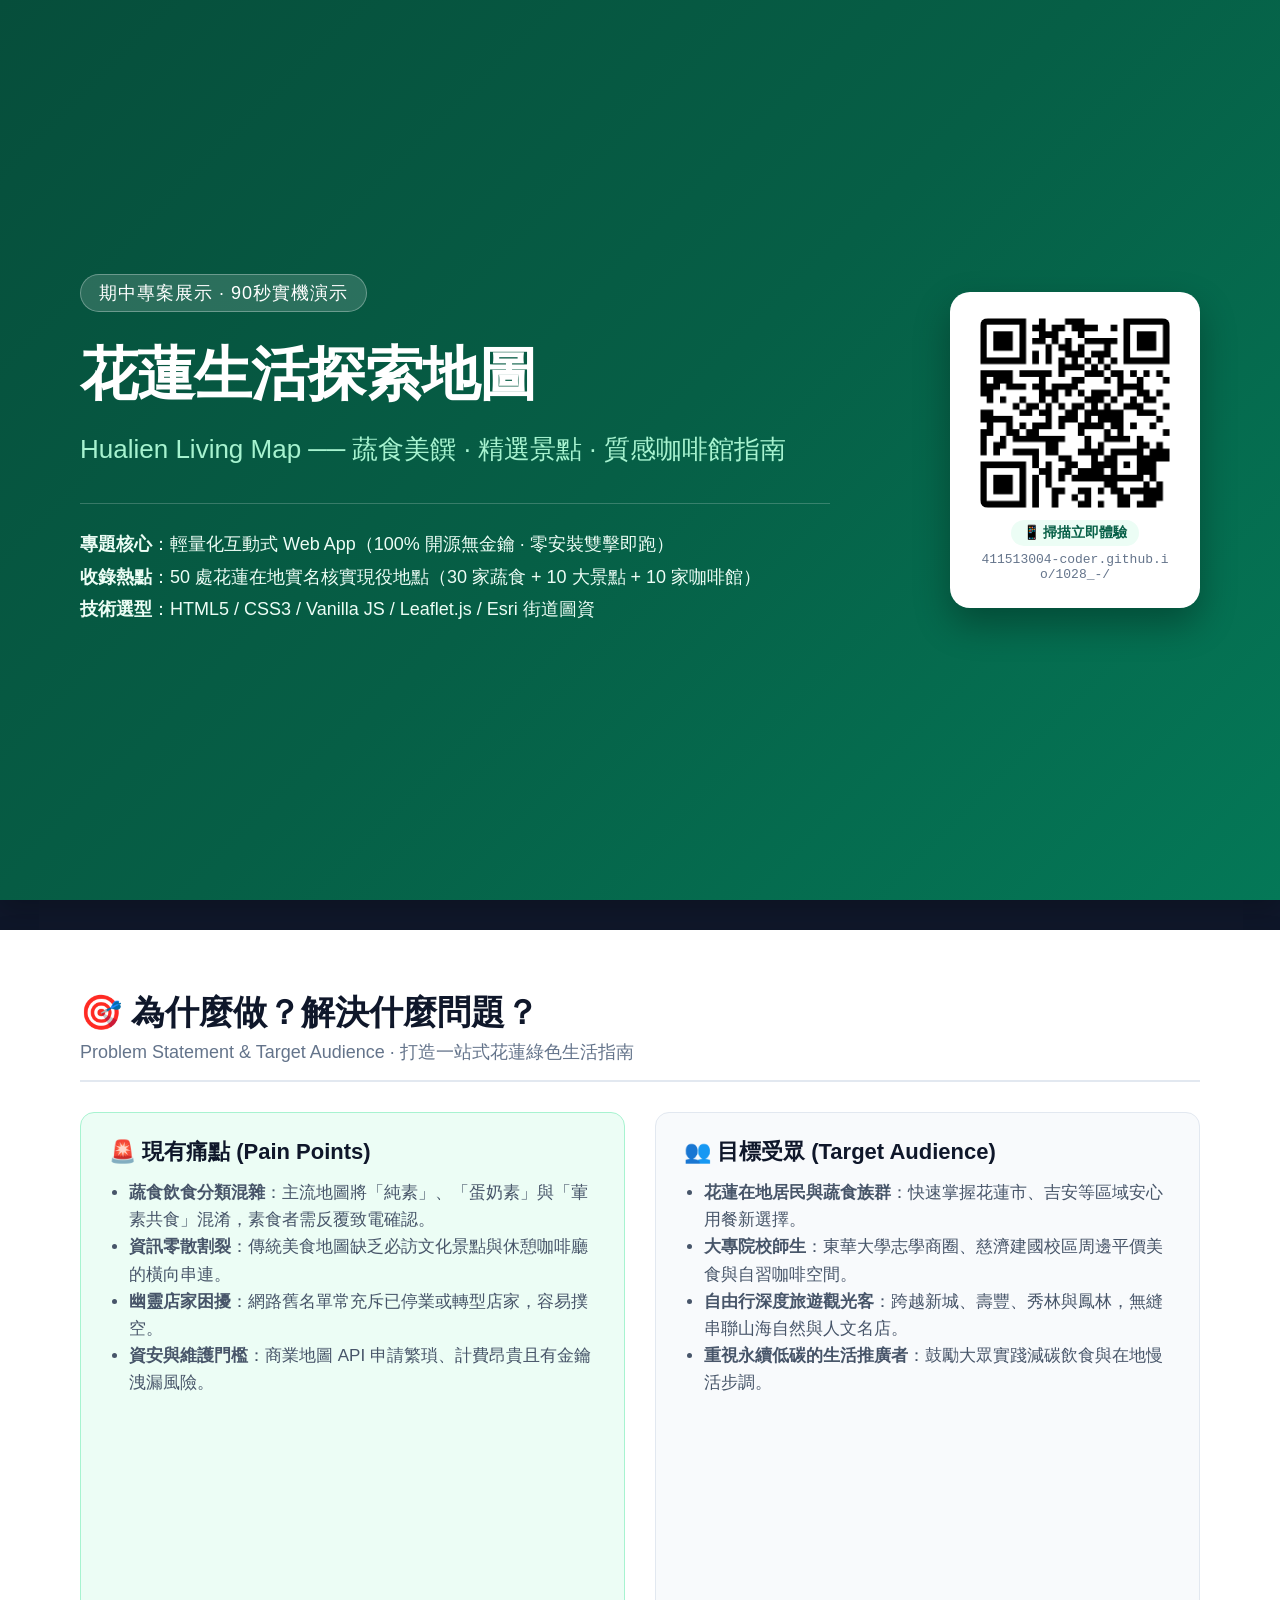
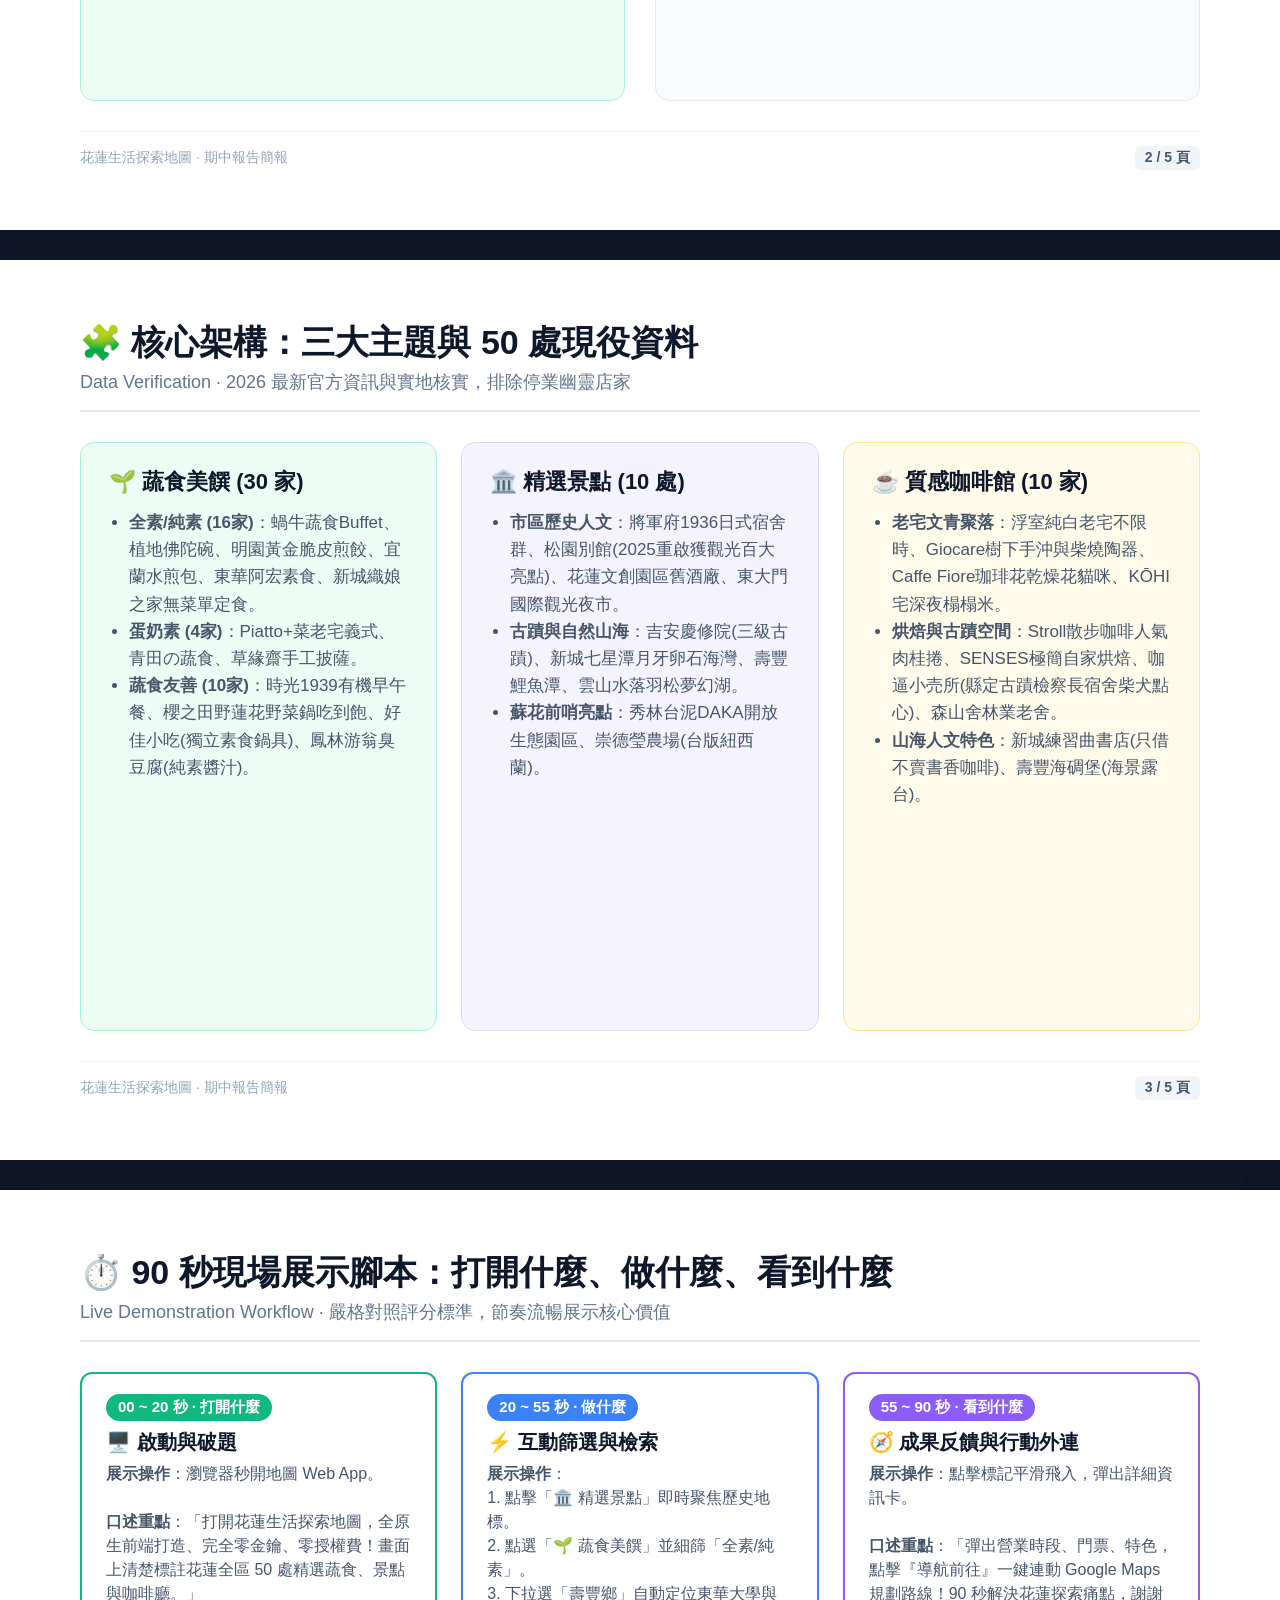
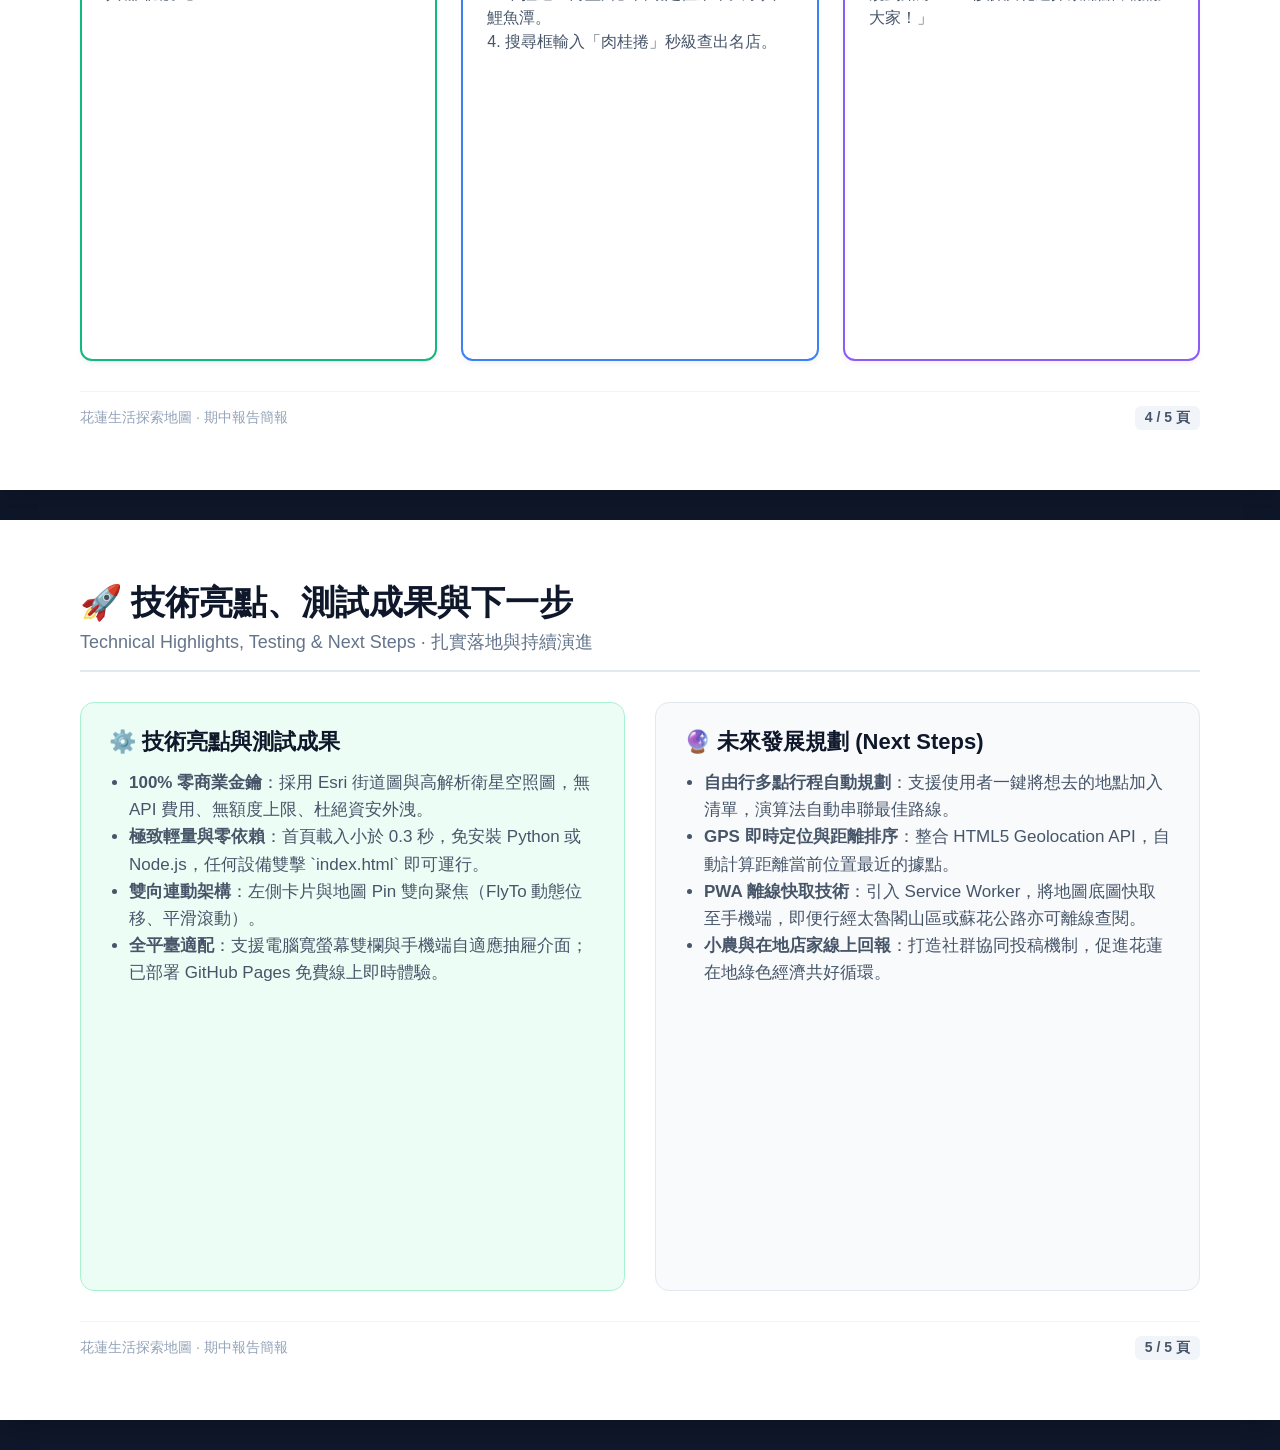
<file: 期中專題簡報_花蓮生活探索地圖.html>
<!DOCTYPE html>
<html lang="zh-TW">
<head>
  <meta charset="UTF-8">
  <title>花蓮生活探索地圖 - 期中簡報投影片</title>
  <style>
    @page {
      size: 16in 9in landscape;
      margin: 0;
    }
    * {
      box-sizing: border-box;
      margin: 0;
      padding: 0;
    }
    body {
      font-family: -apple-system, BlinkMacSystemFont, "Segoe UI", Roboto, "PingFang TC", "Microsoft JhengHei", sans-serif;
      background: #0f172a;
      color: #334155;
    }
    .slide {
      width: 100vw;
      height: 100vh;
      max-width: 1600px;
      max-height: 900px;
      margin: 0 auto 30px auto;
      background: #ffffff;
      padding: 60px 80px;
      display: flex;
      flex-direction: column;
      justify-content: space-between;
      position: relative;
      box-shadow: 0 10px 25px rgba(0,0,0,0.2);
      page-break-after: always;
    }
    /* 封面 */
    .slide-title-bg {
      background: linear-gradient(135deg, #064e3b 0%, #065f46 50%, #047857 100%);
      color: #ffffff;
      justify-content: center;
      align-items: center;
      text-align: left;
    }
    .hero-container {
      display: flex;
      align-items: center;
      justify-content: space-between;
      gap: 50px;
      width: 100%;
      max-width: 1300px;
      margin: 0 auto;
    }
    .hero-info {
      flex: 1;
    }
    .hero-badge {
      display: inline-block;
      background: rgba(255, 255, 255, 0.15);
      border: 1px solid rgba(255, 255, 255, 0.3);
      padding: 6px 18px;
      border-radius: 9999px;
      font-size: 18px;
      margin-bottom: 24px;
      letter-spacing: 1px;
    }
    .hero-title {
      font-size: 58px;
      font-weight: 800;
      margin-bottom: 18px;
      letter-spacing: -1px;
    }
    .hero-subtitle {
      font-size: 26px;
      color: #a7f3d0;
      font-weight: 400;
      margin-bottom: 36px;
    }
    .hero-meta {
      font-size: 18px;
      color: #ecfdf5;
      line-height: 1.8;
      border-top: 1px solid rgba(255, 255, 255, 0.2);
      padding-top: 24px;
      max-width: 750px;
    }
    .hero-qr-card {
      background: #ffffff;
      padding: 24px 28px;
      border-radius: 20px;
      text-align: center;
      box-shadow: 0 16px 36px rgba(0, 0, 0, 0.3);
      color: #0f172a;
      flex-shrink: 0;
      display: flex;
      flex-direction: column;
      align-items: center;
      border: 2px solid rgba(255, 255, 255, 0.8);
    }
    .hero-qr-card img {
      width: 190px;
      height: 190px;
      display: block;
      margin-bottom: 12px;
      border-radius: 8px;
    }
    .hero-qr-card .qr-badge {
      background: #ecfdf5;
      color: #065f46;
      font-size: 14px;
      font-weight: 700;
      padding: 4px 12px;
      border-radius: 9999px;
      margin-bottom: 6px;
    }
    .hero-qr-card .qr-desc {
      font-size: 13px;
      color: #64748b;
      font-family: monospace;
      max-width: 190px;
      word-break: break-all;
    }

    /* 內頁 Header */
    .slide-header {
      border-bottom: 2px solid #e2e8f0;
      padding-bottom: 16px;
    }
    .slide-header h2 {
      font-size: 34px;
      font-weight: 700;
      color: #0f172a;
      display: flex;
      align-items: center;
      gap: 12px;
    }
    .slide-header p {
      font-size: 18px;
      color: #64748b;
      margin-top: 4px;
    }

    /* 內頁內容 */
    .content-grid {
      display: grid;
      grid-template-columns: 1fr 1fr;
      gap: 30px;
      margin: 30px 0;
      flex: 1;
    }
    .content-grid-3 {
      display: grid;
      grid-template-columns: 1fr 1fr 1fr;
      gap: 24px;
      margin: 30px 0;
      flex: 1;
    }
    .card {
      background: #f8fafc;
      border: 1px solid #e2e8f0;
      border-radius: 14px;
      padding: 24px 28px;
      display: flex;
      flex-direction: column;
      gap: 12px;
    }
    .card-highlight {
      background: #ecfdf5;
      border-color: #a7f3d0;
    }
    .card-purple {
      background: #f5f3ff;
      border-color: #ddd6fe;
    }
    .card-amber {
      background: #fffbeb;
      border-color: #fde68a;
    }
    .card h3 {
      font-size: 22px;
      font-weight: 700;
      color: #0f172a;
      display: flex;
      align-items: center;
      gap: 8px;
    }
    .card p, .card li {
      font-size: 17px;
      color: #475569;
      line-height: 1.6;
    }
    .card ul {
      padding-left: 20px;
    }

    /* 90秒步驟卡片 */
    .step-box {
      background: #ffffff;
      border: 2px solid #10b981;
      border-radius: 12px;
      padding: 20px 24px;
      box-shadow: 0 4px 6px -1px rgba(0,0,0,0.05);
    }
    .step-badge {
      display: inline-block;
      background: #10b981;
      color: #ffffff;
      font-weight: 700;
      font-size: 15px;
      padding: 4px 12px;
      border-radius: 9999px;
      margin-bottom: 8px;
    }
    .step-box h4 {
      font-size: 20px;
      color: #0f172a;
      margin-bottom: 6px;
    }
    .step-box p {
      font-size: 16px;
      color: #475569;
      line-height: 1.5;
    }

    /* Footer */
    .slide-footer {
      display: flex;
      justify-content: space-between;
      align-items: center;
      border-top: 1px solid #f1f5f9;
      padding-top: 14px;
      font-size: 14px;
      color: #94a3b8;
    }
    .tag-pill {
      background: #f1f5f9;
      padding: 3px 10px;
      border-radius: 6px;
      color: #475569;
      font-weight: 600;
    }

    @media print {
      body {
        background: none;
      }
      .slide {
        margin: 0;
        box-shadow: none;
        max-width: 100%;
        max-height: 100%;
      }
    }
  </style>
</head>
<body>

  <!-- 第 1 頁：封面 -->
  <section class="slide slide-title-bg">
    <div class="hero-container">
      <div class="hero-info">
        <span class="hero-badge">期中專案展示 · 90秒實機演示</span>
        <h1 class="hero-title">花蓮生活探索地圖</h1>
        <h2 class="hero-subtitle">Hualien Living Map ── 蔬食美饌 · 精選景點 · 質感咖啡館指南</h2>
        <div class="hero-meta">
          <div><strong>專題核心</strong>：輕量化互動式 Web App（100% 開源無金鑰 · 零安裝雙擊即跑）</div>
          <div><strong>收錄熱點</strong>：50 處花蓮在地實名核實現役地點（30 家蔬食 + 10 大景點 + 10 家咖啡館）</div>
          <div><strong>技術選型</strong>：HTML5 / CSS3 / Vanilla JS / Leaflet.js / Esri 街道圖資</div>
        </div>
      </div>
      <div class="hero-qr-card">
        <img src="qrcode.png" alt="QR Code 線上體驗">
        <div class="qr-badge">📱 掃描立即體驗</div>
        <div class="qr-desc">411513004-coder.github.io/1028_-/</div>
      </div>
    </div>
  </section>

  <!-- 第 2 頁：痛點與目標族群 -->
  <section class="slide">
    <div class="slide-header">
      <h2>🎯 為什麼做？解決什麼問題？</h2>
      <p>Problem Statement & Target Audience · 打造一站式花蓮綠色生活指南</p>
    </div>
    <div class="content-grid">
      <div class="card card-highlight">
        <h3>🚨 現有痛點 (Pain Points)</h3>
        <ul>
          <li><strong>蔬食飲食分類混雜</strong>：主流地圖將「純素」、「蛋奶素」與「葷素共食」混淆，素食者需反覆致電確認。</li>
          <li><strong>資訊零散割裂</strong>：傳統美食地圖缺乏必訪文化景點與休憩咖啡廳的橫向串連。</li>
          <li><strong>幽靈店家困擾</strong>：網路舊名單常充斥已停業或轉型店家，容易撲空。</li>
          <li><strong>資安與維護門檻</strong>：商業地圖 API 申請繁瑣、計費昂貴且有金鑰洩漏風險。</li>
        </ul>
      </div>
      <div class="card">
        <h3>👥 目標受眾 (Target Audience)</h3>
        <ul>
          <li><strong>花蓮在地居民與蔬食族群</strong>：快速掌握花蓮市、吉安等區域安心用餐新選擇。</li>
          <li><strong>大專院校師生</strong>：東華大學志學商圈、慈濟建國校區周邊平價美食與自習咖啡空間。</li>
          <li><strong>自由行深度旅遊觀光客</strong>：跨越新城、壽豐、秀林與鳳林，無縫串聯山海自然與人文名店。</li>
          <li><strong>重視永續低碳的生活推廣者</strong>：鼓勵大眾實踐減碳飲食與在地慢活步調。</li>
        </ul>
      </div>
    </div>
    <div class="slide-footer">
      <span>花蓮生活探索地圖 · 期中報告簡報</span>
      <span class="tag-pill">2 / 5 頁</span>
    </div>
  </section>

  <!-- 第 3 頁：三大主題架構與嚴謹資料 -->
  <section class="slide">
    <div class="slide-header">
      <h2>🧩 核心架構：三大主題與 50 處現役資料</h2>
      <p>Data Verification · 2026 最新官方資訊與實地核實，排除停業幽靈店家</p>
    </div>
    <div class="content-grid-3">
      <div class="card card-highlight">
        <h3>🌱 蔬食美饌 (30 家)</h3>
        <ul>
          <li><strong>全素/純素 (16家)</strong>：蝸牛蔬食Buffet、植地佛陀碗、明園黃金脆皮煎餃、宜蘭水煎包、東華阿宏素食、新城織娘之家無菜單定食。</li>
          <li><strong>蛋奶素 (4家)</strong>：Piatto+菜老宅義式、青田の蔬食、草緣齋手工披薩。</li>
          <li><strong>蔬食友善 (10家)</strong>：時光1939有機早午餐、櫻之田野蓮花野菜鍋吃到飽、好佳小吃(獨立素食鍋具)、鳳林游翁臭豆腐(純素醬汁)。</li>
        </ul>
      </div>
      <div class="card card-purple">
        <h3>🏛️ 精選景點 (10 處)</h3>
        <ul>
          <li><strong>市區歷史人文</strong>：將軍府1936日式宿舍群、松園別館(2025重啟獲觀光百大亮點)、花蓮文創園區舊酒廠、東大門國際觀光夜市。</li>
          <li><strong>古蹟與自然山海</strong>：吉安慶修院(三級古蹟)、新城七星潭月牙卵石海灣、壽豐鯉魚潭、雲山水落羽松夢幻湖。</li>
          <li><strong>蘇花前哨亮點</strong>：秀林台泥DAKA開放生態園區、崇德瑩農場(台版紐西蘭)。</li>
        </ul>
      </div>
      <div class="card card-amber">
        <h3>☕ 質感咖啡館 (10 家)</h3>
        <ul>
          <li><strong>老宅文青聚落</strong>：浮室純白老宅不限時、Giocare樹下手沖與柴燒陶器、Caffe Fiore珈琲花乾燥花貓咪、KŌHI宅深夜榻榻米。</li>
          <li><strong>烘焙與古蹟空間</strong>：Stroll散步咖啡人氣肉桂捲、SENSES極簡自家烘焙、咖逼小売所(縣定古蹟檢察長宿舍柴犬點心)、森山舍林業老舍。</li>
          <li><strong>山海人文特色</strong>：新城練習曲書店(只借不賣書香咖啡)、壽豐海碉堡(海景露台)。</li>
        </ul>
      </div>
    </div>
    <div class="slide-footer">
      <span>花蓮生活探索地圖 · 期中報告簡報</span>
      <span class="tag-pill">3 / 5 頁</span>
    </div>
  </section>

  <!-- 第 4 頁：90 秒實機演示劇本 -->
  <section class="slide">
    <div class="slide-header">
      <h2>⏱️ 90 秒現場展示腳本：打開什麼、做什麼、看到什麼</h2>
      <p>Live Demonstration Workflow · 嚴格對照評分標準，節奏流暢展示核心價值</p>
    </div>
    <div class="content-grid-3">
      <div class="step-box">
        <span class="step-badge">00 ~ 20 秒 · 打開什麼</span>
        <h4>🖥️ 啟動與破題</h4>
        <p><strong>展示操作</strong>：瀏覽器秒開地圖 Web App。<br><br>
        <strong>口述重點</strong>：「打開花蓮生活探索地圖，全原生前端打造、完全零金鑰、零授權費！畫面上清楚標註花蓮全區 50 處精選蔬食、景點與咖啡廳。」</p>
      </div>
      <div class="step-box" style="border-color:#3b82f6;">
        <span class="step-badge" style="background:#3b82f6;">20 ~ 55 秒 · 做什麼</span>
        <h4>⚡ 互動篩選與檢索</h4>
        <p><strong>展示操作</strong>：<br>
        1. 點擊「🏛️ 精選景點」即時聚焦歷史地標。<br>
        2. 點選「🌱 蔬食美饌」並細篩「全素/純素」。<br>
        3. 下拉選「壽豐鄉」自動定位東華大學與鯉魚潭。<br>
        4. 搜尋框輸入「肉桂捲」秒級查出名店。</p>
      </div>
      <div class="step-box" style="border-color:#8b5cf6;">
        <span class="step-badge" style="background:#8b5cf6;">55 ~ 90 秒 · 看到什麼</span>
        <h4>🧭 成果反饋與行動外連</h4>
        <p><strong>展示操作</strong>：點擊標記平滑飛入，彈出詳細資訊卡。<br><br>
        <strong>口述重點</strong>：「彈出營業時段、門票、特色，點擊『導航前往』一鍵連動 Google Maps 規劃路線！90 秒解決花蓮探索痛點，謝謝大家！」</p>
      </div>
    </div>
    <div class="slide-footer">
      <span>花蓮生活探索地圖 · 期中報告簡報</span>
      <span class="tag-pill">4 / 5 頁</span>
    </div>
  </section>

  <!-- 第 5 頁：技術亮點與未來展望 -->
  <section class="slide">
    <div class="slide-header">
      <h2>🚀 技術亮點、測試成果與下一步</h2>
      <p>Technical Highlights, Testing & Next Steps · 扎實落地與持續演進</p>
    </div>
    <div class="content-grid">
      <div class="card card-highlight">
        <h3>⚙️ 技術亮點與測試成果</h3>
        <ul>
          <li><strong>100% 零商業金鑰</strong>：採用 Esri 街道圖與高解析衛星空照圖，無 API 費用、無額度上限、杜絕資安外洩。</li>
          <li><strong>極致輕量與零依賴</strong>：首頁載入小於 0.3 秒，免安裝 Python 或 Node.js，任何設備雙擊 `index.html` 即可運行。</li>
          <li><strong>雙向連動架構</strong>：左側卡片與地圖 Pin 雙向聚焦（FlyTo 動態位移、平滑滾動）。</li>
          <li><strong>全平臺適配</strong>：支援電腦寬螢幕雙欄與手機端自適應抽屜介面；已部署 GitHub Pages 免費線上即時體驗。</li>
        </ul>
      </div>
      <div class="card">
        <h3>🔮 未來發展規劃 (Next Steps)</h3>
        <ul>
          <li><strong>自由行多點行程自動規劃</strong>：支援使用者一鍵將想去的地點加入清單，演算法自動串聯最佳路線。</li>
          <li><strong>GPS 即時定位與距離排序</strong>：整合 HTML5 Geolocation API，自動計算距離當前位置最近的據點。</li>
          <li><strong>PWA 離線快取技術</strong>：引入 Service Worker，將地圖底圖快取至手機端，即便行經太魯閣山區或蘇花公路亦可離線查閱。</li>
          <li><strong>小農與在地店家線上回報</strong>：打造社群協同投稿機制，促進花蓮在地綠色經濟共好循環。</li>
        </ul>
      </div>
    </div>
    <div class="slide-footer">
      <span>花蓮生活探索地圖 · 期中報告簡報</span>
      <span class="tag-pill">5 / 5 頁</span>
    </div>
  </section>

</body>
</html>
</file>
